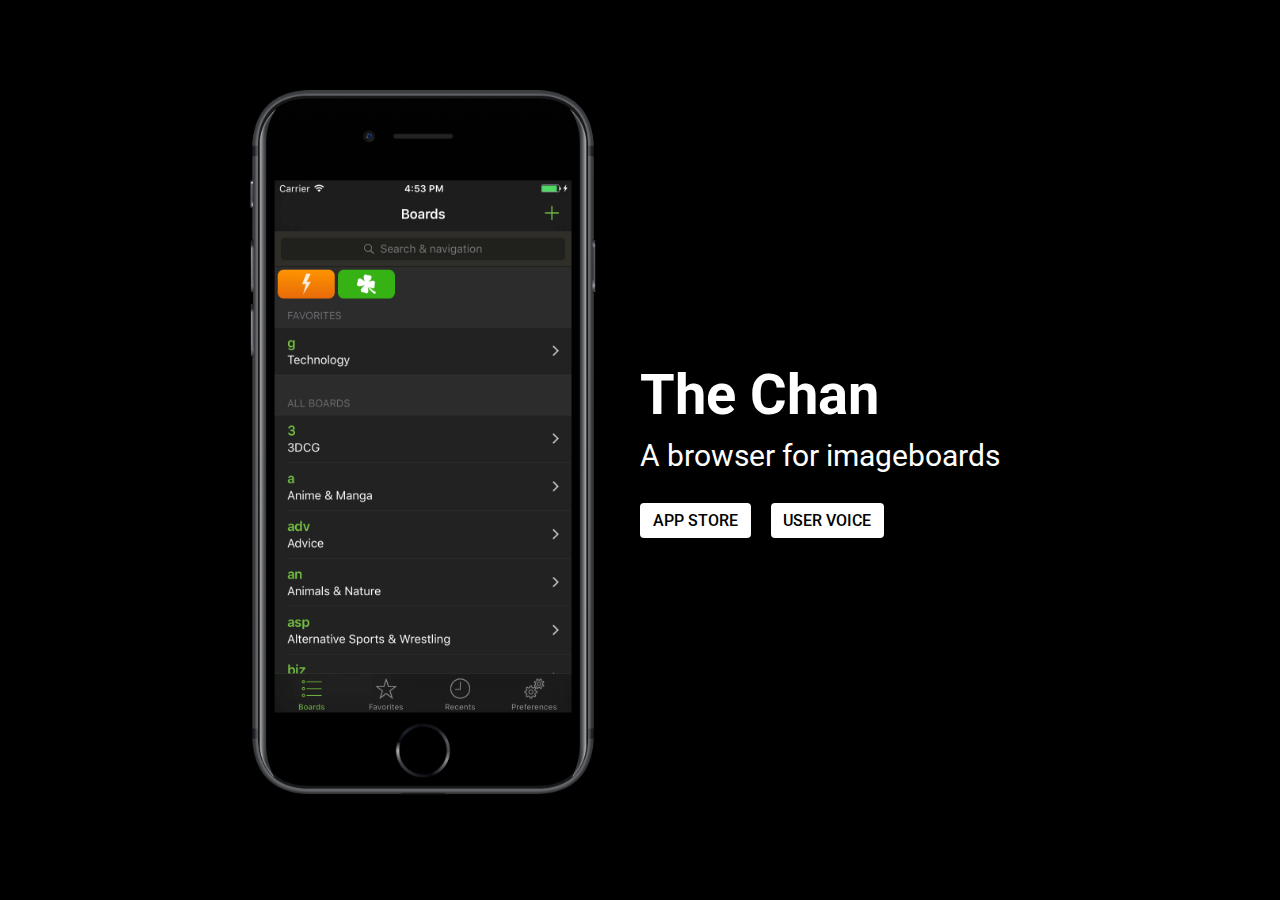
<file: index.html>
<!DOCTYPE html>
<html lang="en">
<head>
  <meta charset="UTF-8">
  <link rel="stylesheet" href="styles/index.css">
  <meta name= "viewport" content= "width=device-width, initial-scale=1.0">
  <link href="https://fonts.googleapis.com/css?family=Roboto:300,500,900" rel="stylesheet">
  <title>The Chan</title>
</head>
<body>
  <div class="preview">
    <div class="preview-image"></div>
  </div>
  <div class="info">
    <h1>The Chan</h1>
    <h2>A browser for imageboards</h2>
    <div>
      <a href="https://itunes.apple.com/app/apple-store/id1199453022?pt=118512194&ct=website&mt=8">App Store</a>
      <a href="voice/">User Voice</a>
    </div>
  </div>
</body>
</html>
</file>
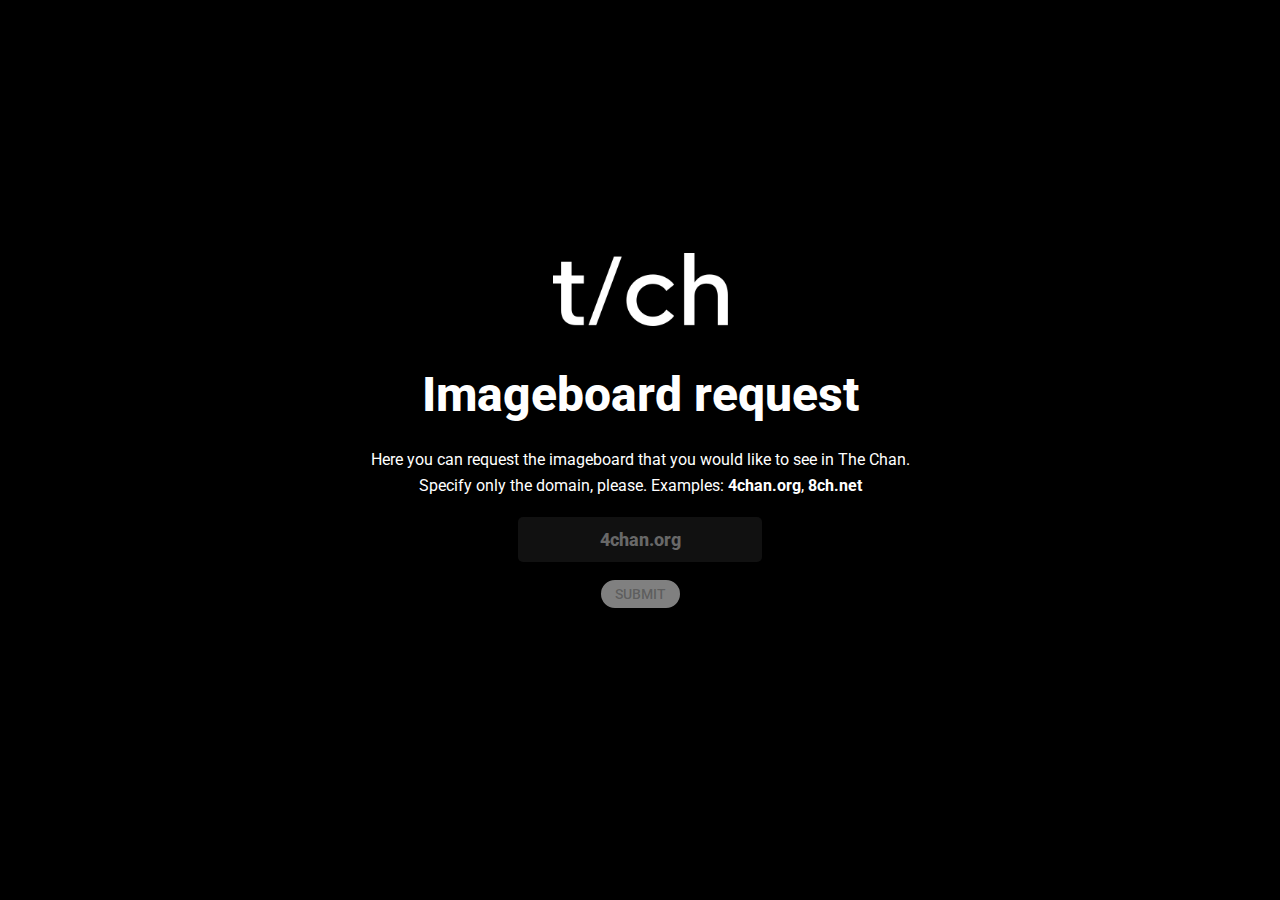
<file: request.html>
<!DOCTYPE html>
<html lang="en">
<head>
    <meta charset="UTF-8">
    <meta name="viewport" content="width=device-width, initial-scale=1.0">
    <meta http-equiv="X-UA-Compatible" content="ie=edge">
    <link href="https://fonts.googleapis.com/css?family=Roboto:300,500,800" rel="stylesheet">
    <link rel="stylesheet" type="text/css" href="styles/index.css">
    <link rel="stylesheet" type="text/css" href="styles/request.css">
    <title>t/ch request</title>
</head>
<body>
    <img src="img/Logo@2x.png" alt="t/ch" width="175">
    <h1>Imageboard request</h1>
    <div id="text">
        Here you can request the imageboard that you would like to see in The Chan.<br>
        Specify only the domain, please. Examples: <strong>4chan.org</strong>, <strong>8ch.net</strong>
    </div>
    <input type="text" id="imageboardName" placeholder="4chan.org">
    <button id="submit" disabled>Submit</button>
    <div class="status hidden"></div>

    <script>
        var regex = /^[\w]+\.[a-zA-Z]+$/
        var submitButton = document.getElementById("submit")

        document.getElementById("imageboardName").addEventListener("input", function () {
            var value = this.value
            
            if (regex.test(value) && value != '4chan.org') {
                submitButton.removeAttribute("disabled")
            } else {
                submitButton.setAttribute("disabled", "")
            }
        })

        document.getElementById("submit").addEventListener("click", function (ev) {
            var status = document.getElementsByClassName('status')[0]
            var value = document.getElementById("imageboardName").value            

            var btn = this
            btn.setAttribute("disabled", true)
            var req = new XMLHttpRequest()
            req.open('POST', '/api/modules/request', true)
            status.classList.remove("error", "success")
            status.classList.add("hidden")
            req.onreadystatechange = function () {
                if (req.readyState != 4) return

                if (req.status != 200) {
                    var json = {}
                    try {
                        json = JSON.parse(req.responseText)
                    } catch(e) {}

                    var error = json.error || req.statusText || 'Unknown error'
                    status.innerHTML = error
                    status.classList.remove("hidden", "success")
                    status.classList.add('error')

                    btn.removeAttribute('disabled')
                } else {
                    status.innerHTML = 'Your vote has been received. Thanks!'
                    status.classList.remove("hidden", "error")
                    status.classList.add('success')
                }
            }

            req.onerror = function () {
                status.classList.innerHTML = 'Unknown error'
                status.classList.remove("hidden", "success")
                status.classList.add('error')
                btn.removeAttribute('disabled')
            }

            req.setRequestHeader('Content-Type', 'application/x-www-form-urlencoded')
            req.send('name='+encodeURIComponent(value))
        })
    </script>
</body>
</html>
</file>
<file: styles/index.css>
* {
  font-family: -apple-system, BlinkMacSystemFont, Roboto, sans-serif;
  margin: 0;
  padding: 0;
}

html {
  height: 100%;
}

body {
  background: #000;
  color: white;
  min-height: 100%;
  overflow: auto;
  display: flex;
  flex-direction: row;
}

h1 {
  font-weight: bold;
  font-size: 3.5em;
}

h2 {
  font-weight: normal;
  font-size: 1.9em;
  margin-top: 10px;
  margin-bottom: 1em;
}

a {
  background: white;
  padding: 0.5em 0.8em;
  display: inline-block;
  color: black;
  border-radius: 4px;
  text-decoration: none;
  text-transform: uppercase;
  font-weight: 500;
  font-size: 1em;
  margin-right: 1em;
  transition: all 0.1s ease-in-out;
}

a:hover {
  opacity: 0.9;
}

.preview {
  flex-grow: 1;
  flex-basis: 0;
  padding: 80px 0;
  display: flex;
  justify-content: center;
  flex-direction: column;
  align-items: stretch;
  align-content: stretch;
}

.preview-image {
  background: url('../img/phone.png') no-repeat right center;
  background-size: contain;
  max-height: 720px;
  margin-right: 40px;
  flex-grow: 1;
}

.info {
  flex-grow: 1;
  flex-basis: 0;
  display: flex;
  flex-direction: column;
  justify-content: center;
  align-items: flex-start;
}

@media screen and (max-width: 960px) {

  .preview-image {
    display: block;
    margin: 0;
    height: 100%;
    background-position-x: center;
  }

  .info {
    justify-content: flex-start;
    padding: 40px 0 40px 40px;
    box-sizing: padding-box;
    position: fixed;
    bottom: 0;
    left: 0;
    background: rgba(0, 0, 0, 0.3);
    width: 100%;
    box-sizing: border-box;
    -webkit-backdrop-filter: blur(10px);
  }
}

@media screen and (max-width: 720px){
  h1 {
    font-size: 3em;
  }

  h2 {
    font-size: 1.3em;
  }
}

@media screen and (max-height: 500px){
  .preview {
    padding: 10px 0;
  }

  .info {
    padding: 20px 40px; 
  }
}
</file>
<file: styles/request.css>
body {
    display: flex;
    align-items: center;
    justify-content: center;
    flex-direction: column;
}

img {
    padding-bottom: 40px;
}

h1 {
    font-size: 28px;
    font-weight: 800;
    text-transform: none;
    letter-spacing: initial;
    text-align: center;
}

#text {
    line-height: 26px;
    text-align: center;
    margin-top: 1.5em;
    padding: 0 2em;
}

input {
    outline: none;
    background: #111;
    padding: 12px 8px;
    color: white;
    font-family: -apple-system, BlinkMacSystemFont, Roboto, sans-serif;
    font-size: 18px;
    font-weight: 800;
    text-align: center; 
    border-radius: 5px;
    border: none;   
    margin: 1em; 
}

input::placeholder {
    color: #686868;
}

button {
    font-family: -apple-system, BlinkMacSystemFont, Roboto, sans-serif;   
    font-weight: 500;
    text-transform: uppercase; 
    font-size: 14px;
    height: 28px;
    border: none;
    outline: none;
    background: white;
    border-radius: 14px;
    padding: 0 12px;
    cursor: pointer;
    border: 2px solid #FFF;
    box-sizing: border-box;
    transition: 0.15s ease-in-out background;
}

button:hover:enabled, button:active:enabled {
    background: #eee;
    color: black;
}

button:active:enabled {
    background: #ddd;
}

button:disabled {
    opacity: 0.5;
    cursor: default;
}

.status {
    font-weight: 500;
    margin-top: 1em;
    color: white;
    border-radius: 5px;
    padding: 0.7em;
    transition: 0.2s ease-in-out opacity;
}

.status.success {
    background: #14b464;
}

.status.error {
    background: #c2353c;
}

.status.hidden {
    opacity: 0;
}

@media screen and (min-height: 670px) {
    h1 { 
        font-size: 48px;
    }
}
</file>
